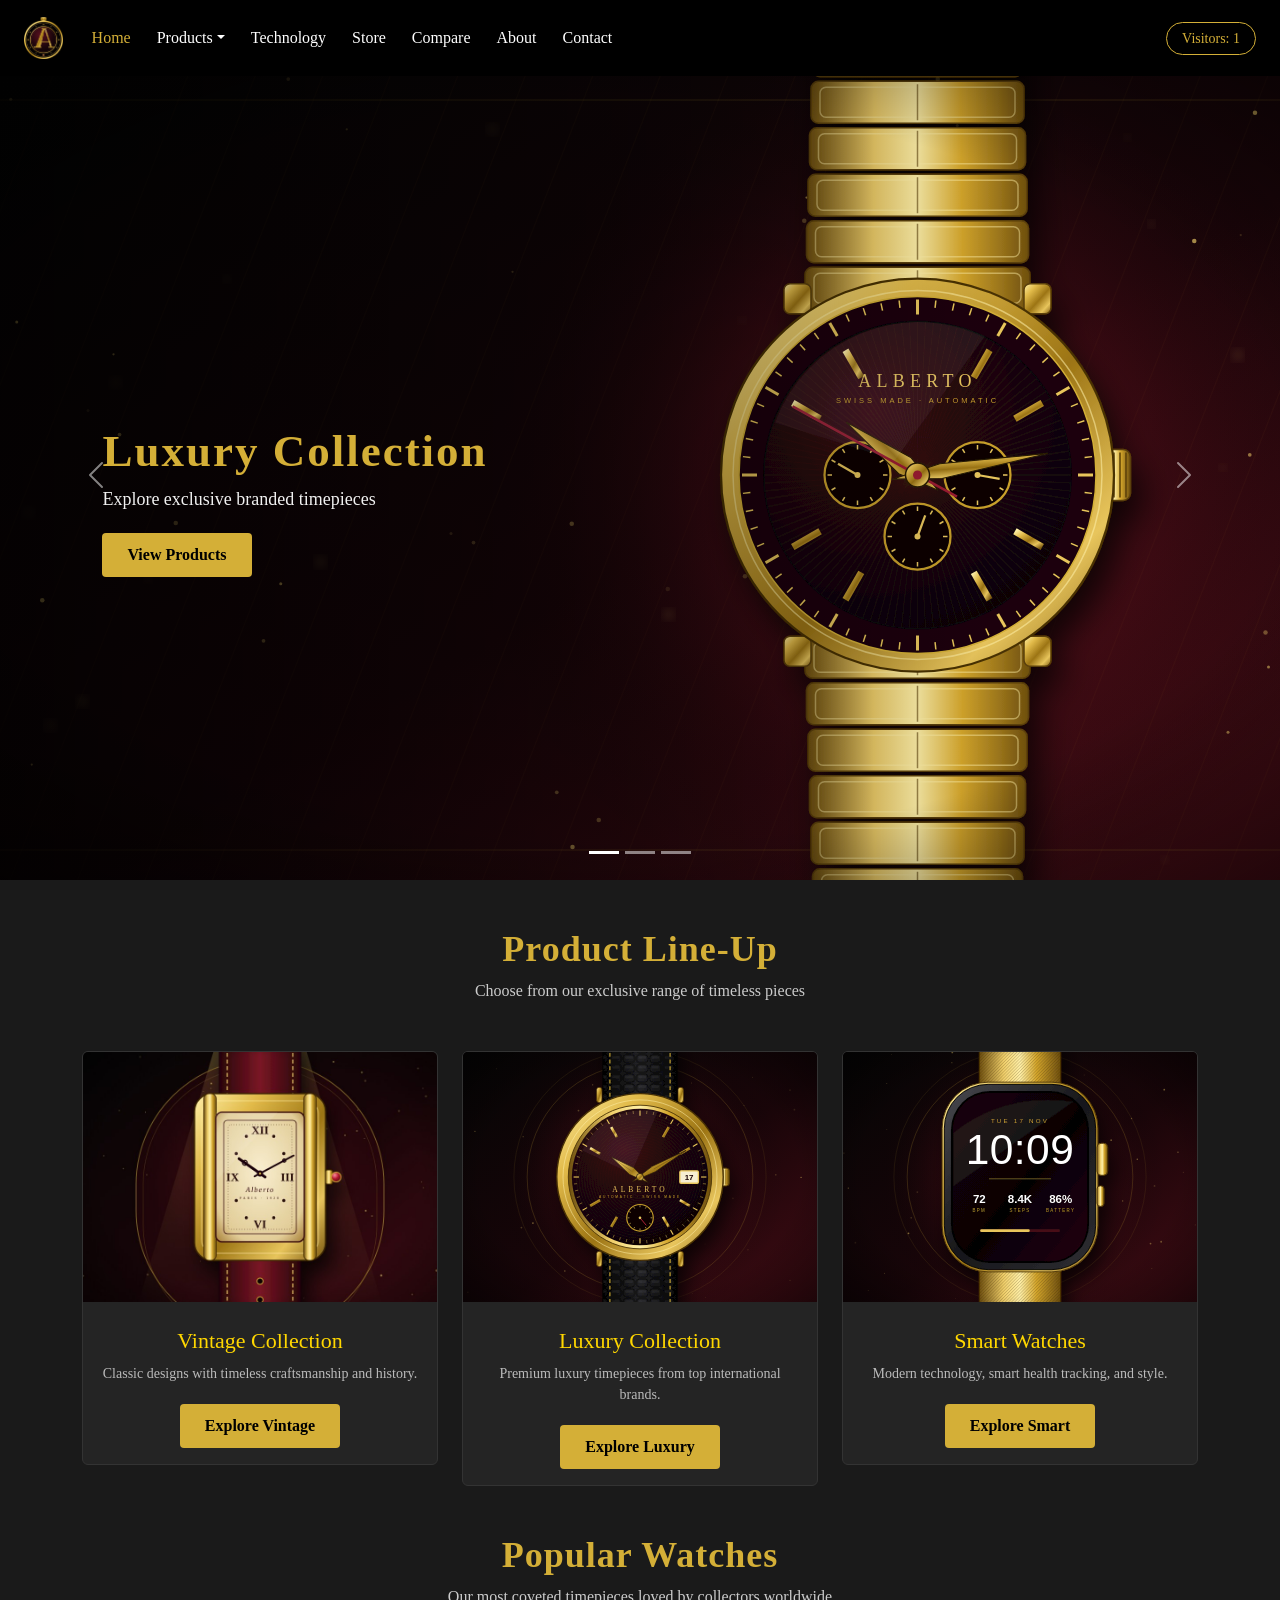
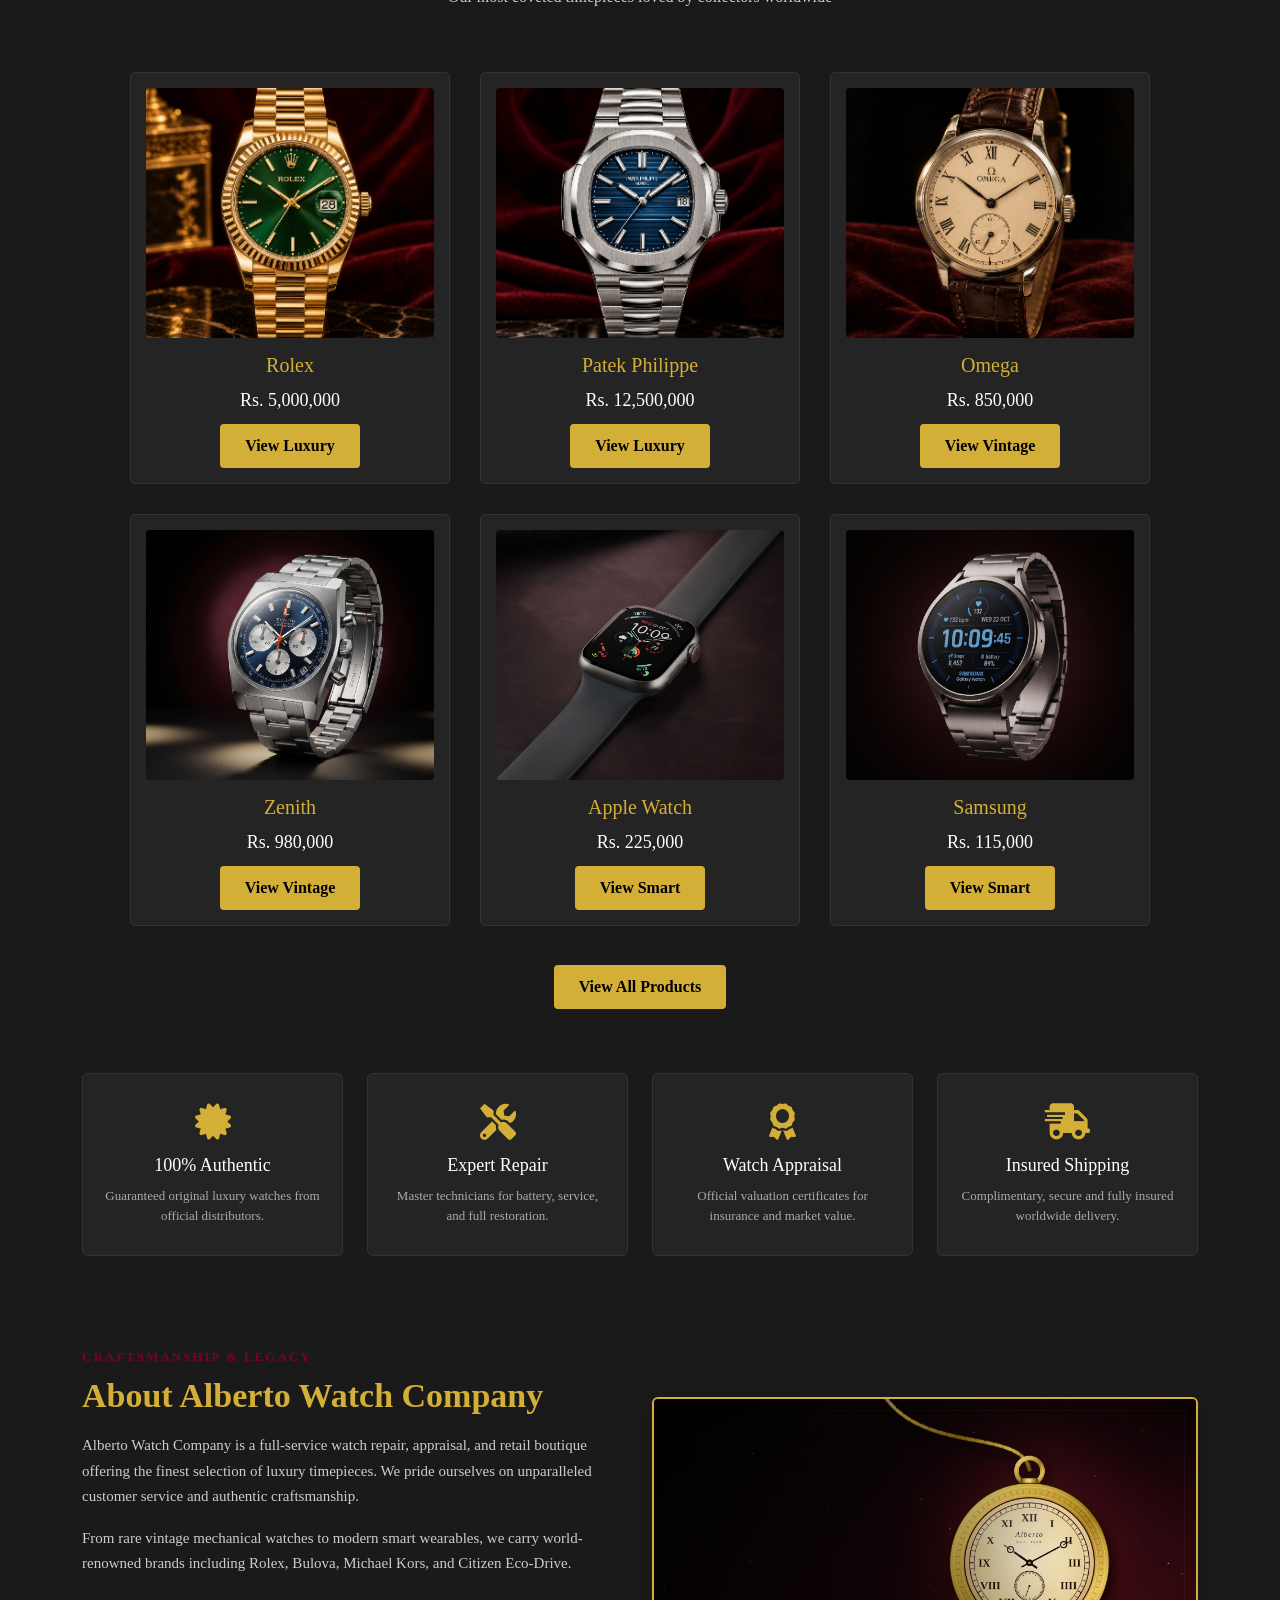
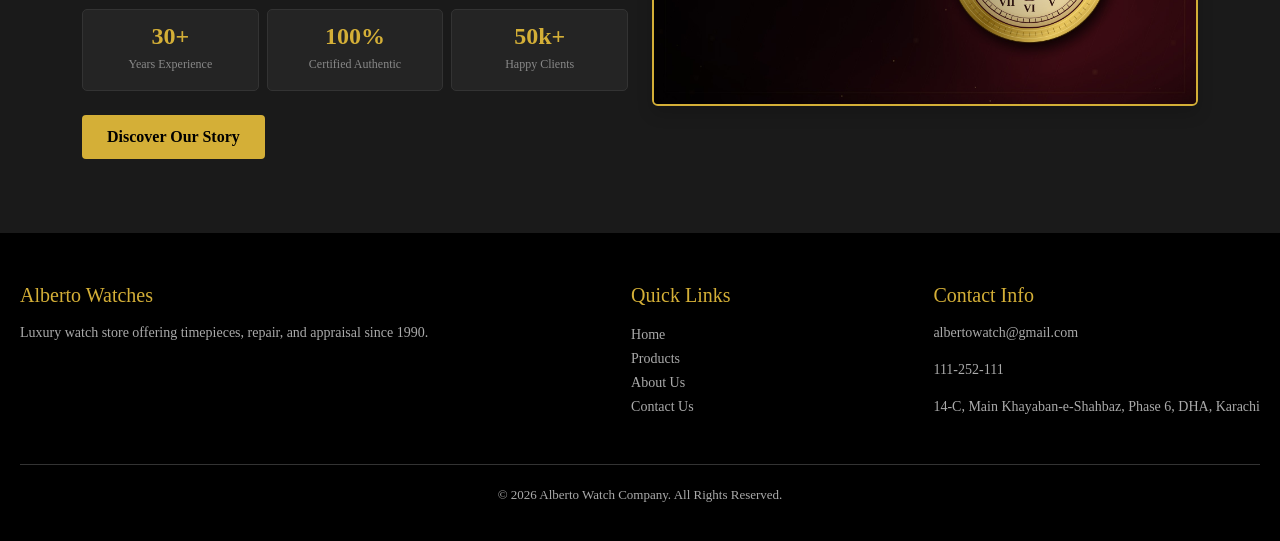
<file: Source Code/Assets/index.html>
﻿<!DOCTYPE html>
<html lang="en">
<head>
<meta charset="UTF-8">
<meta name="viewport" content="width=device-width, initial-scale=1.0">
<meta http-equiv="X-UA-Compatible" content="ie=edge">
<meta name="Description" content="Alberto Watch Company - Luxury Timepieces"/>
<link rel="stylesheet" href="https://cdnjs.cloudflare.com/ajax/libs/twitter-bootstrap/5.1.0/css/bootstrap.min.css">
<link rel="stylesheet" href="https://cdnjs.cloudflare.com/ajax/libs/font-awesome/5.15.4/css/all.min.css">
<title>Alberto Watches</title>
<link rel="stylesheet" href="../style.css">
</head>
<body>
        <nav class="navbar navbar-expand-lg navbar-dark fixed-top">
        <div class="container-fluid">
            <a class="navbar-brand" href="index.html"><img src="Images/logo.png" alt="Logo" class="logo"></a>
            <button class="navbar-toggler" type="button" data-bs-toggle="collapse" data-bs-target="#navbarNav">
                <span class="navbar-toggler-icon"></span>
            </button>
            <div class="collapse navbar-collapse" id="navbarNav">
                <ul class="navbar-nav me-auto">
                    <li class="nav-item">
                        <a class="nav-link active" href="index.html">Home</a>
                    </li>
                    <li class="nav-item dropdown">
                        <a class="nav-link dropdown-toggle" href="#" data-bs-toggle="dropdown">Products</a>
                        <ul class="dropdown-menu">
                            <li><a class="dropdown-item" href="product.html?category=vintage">Vintage</a></li>
                            <li><a class="dropdown-item" href="product.html?category=luxury">Luxury</a></li>
                            <li><a class="dropdown-item" href="product.html?category=smart">Smart Watches</a></li>
                        </ul>
                    </li>
                    <li class="nav-item">
                        <a class="nav-link" href="technology.html">Technology</a>
                    </li>
                    <li class="nav-item">
                        <a class="nav-link" href="store.html">Store</a>
                    </li>
                    <li class="nav-item">
                        <a class="nav-link" href="compare.html">Compare</a>
                    </li>
                    <li class="nav-item">
                        <a class="nav-link" href="about.html">About</a>
                    </li>
                    <li class="nav-item">
                        <a class="nav-link" href="contact.html">Contact</a>
                    </li>
                </ul>
                <div class="visitor-count">
                    <span>Visitors: </span><span id="visitorCount">0</span>
                </div>
            </div>
        </div>
    </nav>
    <div id="mainCarousel" class="carousel slide">
        <div class="carousel-indicators">
            <button type="button" data-bs-target="#mainCarousel" data-bs-slide-to="0" class="active"></button>
            <button type="button" data-bs-target="#mainCarousel" data-bs-slide-to="1"></button>
            <button type="button" data-bs-target="#mainCarousel" data-bs-slide-to="2"></button>
        </div>
        
        <div class="carousel-inner">
            <div class="carousel-item active">
                <img src="Images/slide2-luxury.svg" class="d-block w-100" alt="Luxury Watches">
                <div class="carousel-caption">
                    <h2>Luxury Collection</h2>
                    <p>Explore exclusive branded timepieces</p>
                    <a href="product.html" class="btn btn-gold">View Products</a>
                </div>
            </div>

            <div class="carousel-item">
                <img src="Images/slide1-vintage.svg" class="d-block w-100" alt="Vintage Watches">
                <div class="carousel-caption">
                    <h2>Classic Vintage</h2>
                    <p>Timeless beauty crafted with perfection</p>
                    <a href="contact.html" class="btn btn-gold">Contact Us</a>
                </div>
            </div>

            <div class="carousel-item">
                <img src="Images/slide3-smart.svg" class="d-block w-100" alt="Smart Watches">
                <div class="carousel-caption">
                    <h2>Modern Smart Watches</h2>
                    <p>Innovative technology on your wrist</p>
                    <a href="technology.html" class="btn btn-gold">Discover More</a>
                </div>
            </div>
        </div>

        <button class="carousel-control-prev" type="button" data-bs-target="#mainCarousel" data-bs-slide="prev">
            <span class="carousel-control-prev-icon"></span>
        </button>
        <button class="carousel-control-next" type="button" data-bs-target="#mainCarousel" data-bs-slide="next">
            <span class="carousel-control-next-icon"></span>
        </button>
    </div>

    <div class="container my-5">
        <div class="text-center mb-5">
            <h2 class="section-title">Product Line-Up</h2>
            <p class="section-subtitle">Choose from our exclusive range of timeless pieces</p>
        </div>

        <div class="row g-4">
            <div class="col-md-4">
                <div class="card product-card">
                    <img src="Images/Image-04.jpg" class="card-img-top" alt="Vintage Watches">
                    <div class="card-body text-center">
                        <h4 class="card-title">Vintage Collection</h4>
                        <p class="card-text">Classic designs with timeless craftsmanship and history.</p>
                        <a href="product.html?category=vintage" class="btn btn-gold">Explore Vintage</a>
                    </div>
                </div>
            </div>

            <div class="col-md-4">
                <div class="card product-card">
                    <img src="Images/Image-05.svg" class="card-img-top" alt="Luxury Watches">
                    <div class="card-body text-center">
                        <h4 class="card-title">Luxury Collection</h4>
                        <p class="card-text">Premium luxury timepieces from top international brands.</p>
                        <a href="product.html?category=luxury" class="btn btn-gold">Explore Luxury</a>
                    </div>
                </div>
            </div>

            <div class="col-md-4">
                <div class="card product-card">
                    <img src="Images/Image-06.svg" class="card-img-top" alt="Smart Watches">
                    <div class="card-body text-center">
                        <h4 class="card-title">Smart Watches</h4>
                        <p class="card-text">Modern technology, smart health tracking, and style.</p>
                        <a href="product.html?category=smart" class="btn btn-gold">Explore Smart</a>
                    </div>
                </div>
            </div>
        </div>
    </div>

    <div class="container my-5">
        <div class="text-center mb-5">
            <h2 class="section-title">Popular Watches</h2>
            <p class="section-subtitle">Our most coveted timepieces loved by collectors worldwide</p>
        </div>

        <div class="grid">
            <div class="box">
                <img src="Images/Luxury/Image_P01.png" alt="Rolex">
                <h3>Rolex</h3>
                <p class="price">Rs. 5,000,000</p>
                <a href="product.html?category=luxury" class="btn btn-gold">View Luxury</a>
            </div>

            <div class="box">
                <img src="Images/Luxury/Image_P02.png" alt="Patek Philippe">
                <h3>Patek Philippe</h3>
                <p class="price">Rs. 12,500,000</p>
                <a href="product.html?category=luxury" class="btn btn-gold">View Luxury</a>
            </div>

            <div class="box">
                <img src="Images/Vintage/Image-P-05.png" alt="Omega">
                <h3>Omega</h3>
                <p class="price">Rs. 850,000</p>
                <a href="product.html?category=vintage" class="btn btn-gold">View Vintage</a>
            </div>

            <div class="box">
                <img src="Images/Vintage/Image-P-09.jfif" alt="Zenith">
                <h3>Zenith</h3>
                <p class="price">Rs. 980,000</p>
                <a href="product.html?category=vintage" class="btn btn-gold">View Vintage</a>
            </div>

            <div class="box">
                <img src="Images/Smart/Image_p_01.jfif" alt="Apple Watch">
                <h3>Apple Watch</h3>
                <p class="price">Rs. 225,000</p>
                <a href="product.html?category=smart" class="btn btn-gold">View Smart</a>
            </div>

            <div class="box">
                <img src="Images/Smart/Image_p_03.jfif" alt="Samsung">
                <h3>Samsung</h3>
                <p class="price">Rs. 115,000</p>
                <a href="product.html?category=smart" class="btn btn-gold">View Smart</a>
            </div>
        </div>

        <div class="text-center mt-4">
            <a href="product.html" class="btn btn-gold">View All Products</a>
        </div>
    </div>

    <div class="container my-5 py-3">
        <div class="row g-4 text-center">
            <div class="col-md-3 col-sm-6">
                <div class="service-box">
                    <i class="fas fa-certificate service-icon"></i>
                    <h5 class="service-title">100% Authentic</h5>
                    <p class="service-text">Guaranteed original luxury watches from official distributors.</p>
                </div>
            </div>
            <div class="col-md-3 col-sm-6">
                <div class="service-box">
                    <i class="fas fa-tools service-icon"></i>
                    <h5 class="service-title">Expert Repair</h5>
                    <p class="service-text">Master technicians for battery, service, and full restoration.</p>
                </div>
            </div>
            <div class="col-md-3 col-sm-6">
                <div class="service-box">
                    <i class="fas fa-award service-icon"></i>
                    <h5 class="service-title">Watch Appraisal</h5>
                    <p class="service-text">Official valuation certificates for insurance and market value.</p>
                </div>
            </div>
            <div class="col-md-3 col-sm-6">
                <div class="service-box">
                    <i class="fas fa-shipping-fast service-icon"></i>
                    <h5 class="service-title">Insured Shipping</h5>
                    <p class="service-text">Complimentary, secure and fully insured worldwide delivery.</p>
                </div>
            </div>
        </div>
    </div>
        <div class="container my-5 py-4">
        <div class="row align-items-center">
            <div class="col-md-6 mb-4 mb-md-0">
                <span class="about-tag">CRAFTSMANSHIP & LEGACY</span>
                <h2 class="about-heading mt-2">About Alberto Watch Company</h2>
                <p class="about-desc mt-3">
                    Alberto Watch Company is a full-service watch repair, appraisal, and retail boutique offering the finest selection of luxury timepieces. We pride ourselves on unparalleled customer service and authentic craftsmanship.
                </p>
                <p class="about-desc">
                    From rare vintage mechanical watches to modern smart wearables, we carry world-renowned brands including Rolex, Bulova, Michael Kors, and Citizen Eco-Drive.
                </p>
                <div class="row text-center my-4 g-2">
                    <div class="col-4">
                        <div class="stat-box">
                            <h3>30+</h3>
                            <p>Years Experience</p>
                        </div>
                    </div>
                    <div class="col-4">
                        <div class="stat-box">
                            <h3>100%</h3>
                            <p>Certified Authentic</p>
                        </div>
                    </div>
                    <div class="col-4">
                        <div class="stat-box">
                            <h3>50k+</h3>
                            <p>Happy Clients</p>
                        </div>
                    </div>
                </div>
                <a href="about.html" class="btn btn-gold">Discover Our Story</a>
            </div>
            <div class="col-md-6 text-center">
                <div class="about-img-box">
                    <img src="Images/Image-01.jpg" class="img-fluid rounded shadow" alt="Alberto Watch Craftsmanship">
                </div>
            </div>
        </div>
    </div>
    <footer class="foot">
        <div class="fwrap">
            <div class="fbox">
                <h5>Alberto Watches</h5>
                <p>Luxury watch store offering timepieces, repair, and appraisal since 1990.</p>
            </div>
            <div class="fbox">
                <h5>Quick Links</h5>
                <ul>
                    <li><a href="index.html">Home</a></li>
                    <li><a href="product.html">Products</a></li>
                    <li><a href="about.html">About Us</a></li>
                    <li><a href="contact.html">Contact Us</a></li>
                </ul>
            </div>
            <div class="fbox">
                <h5>Contact Info</h5>
                <p>albertowatch@gmail.com</p>
                <p>111-252-111</p>
                <p>14-C, Main Khayaban-e-Shahbaz, Phase 6, DHA, Karachi</p>
            </div>
        </div>
        <p class="fcopy">&copy; 2026 Alberto Watch Company. All Rights Reserved.</p>
    </footer>
<script src="../script.js"></script>
<script src="https://cdnjs.cloudflare.com/ajax/libs/popper.js/2.9.2/umd/popper.min.js"></script>
<script src="https://cdnjs.cloudflare.com/ajax/libs/twitter-bootstrap/5.1.0/js/bootstrap.min.js"></script>
</body>
</html>
</file>
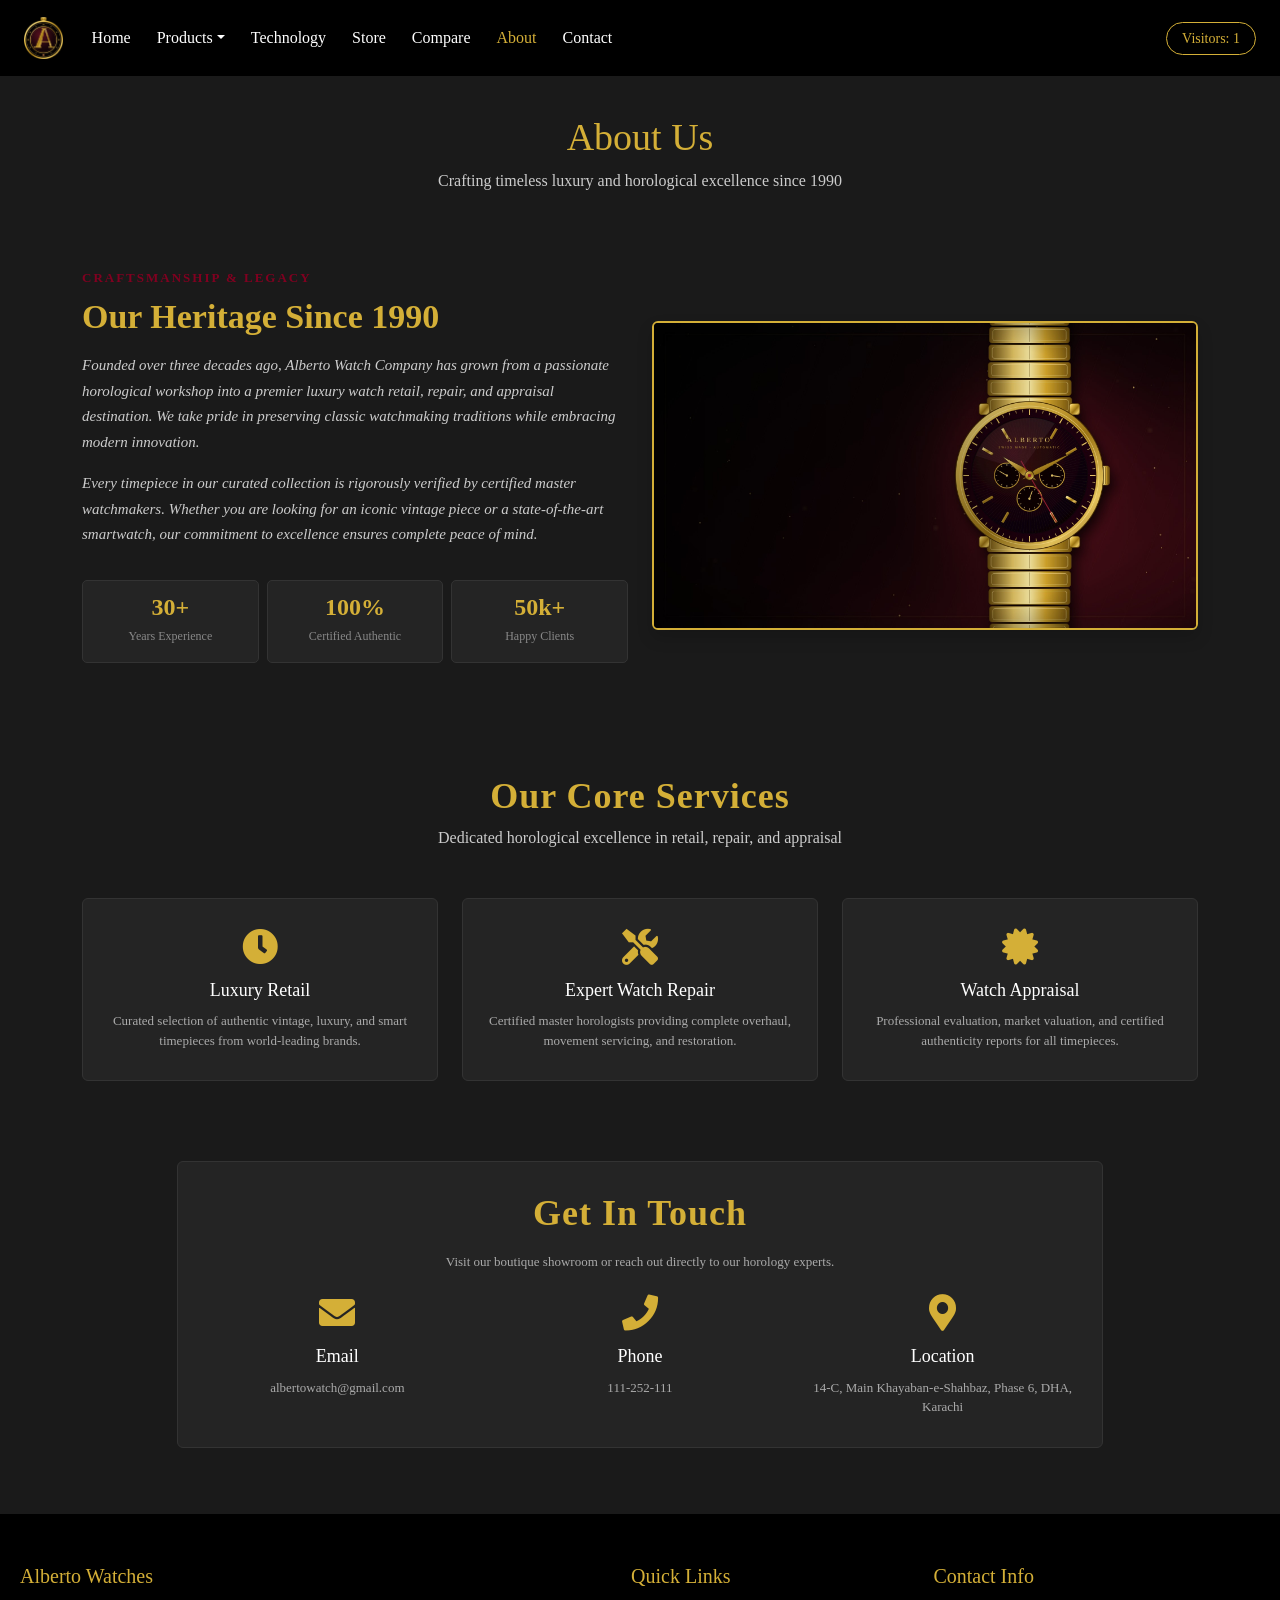
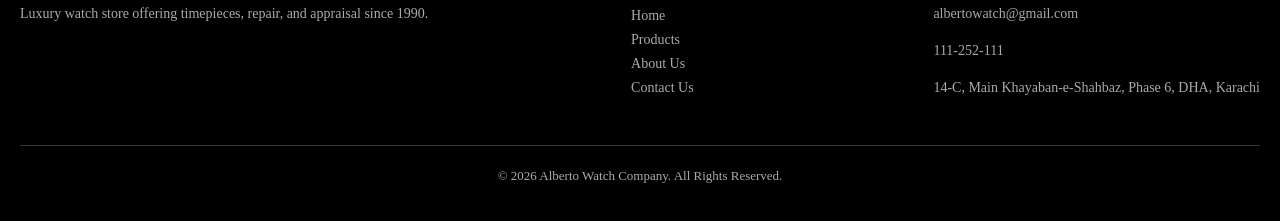
<file: Source Code/Assets/about.html>
﻿<!DOCTYPE html>
<html lang="en">
<head>
<meta charset="UTF-8">
<meta name="viewport" content="width=device-width, initial-scale=1.0">
<meta http-equiv="X-UA-Compatible" content="ie=edge">
<meta name="Description" content="Alberto Watch Company - Luxury Timepieces"/>
<link rel="stylesheet" href="https://cdnjs.cloudflare.com/ajax/libs/twitter-bootstrap/5.1.0/css/bootstrap.min.css">
<link rel="stylesheet" href="https://cdnjs.cloudflare.com/ajax/libs/font-awesome/5.15.4/css/all.min.css">
<title>About Us</title>
<link rel="stylesheet" href="../style.css">
</head>
<body>
            <nav class="navbar navbar-expand-lg navbar-dark fixed-top">
        <div class="container-fluid">
            <a class="navbar-brand" href="index.html"><img src="Images/logo.png" alt="Logo" class="logo"></a>
            <button class="navbar-toggler" type="button" data-bs-toggle="collapse" data-bs-target="#navbarNav">
                <span class="navbar-toggler-icon"></span>
            </button>
            <div class="collapse navbar-collapse" id="navbarNav">
                <ul class="navbar-nav me-auto">
                    <li class="nav-item">
                        <a class="nav-link" href="index.html">Home</a>
                    </li>
                    <li class="nav-item dropdown">
                        <a class="nav-link dropdown-toggle" href="#" data-bs-toggle="dropdown">Products</a>
                        <ul class="dropdown-menu">
                            <li><a class="dropdown-item" href="product.html?category=vintage">Vintage</a></li>
                            <li><a class="dropdown-item" href="product.html?category=luxury">Luxury</a></li>
                            <li><a class="dropdown-item" href="product.html?category=smart">Smart Watches</a></li>
                        </ul>
                    </li>
                    <li class="nav-item">
                        <a class="nav-link" href="technology.html">Technology</a>
                    </li>
                    <li class="nav-item">
                        <a class="nav-link" href="store.html">Store</a>
                    </li>
                    <li class="nav-item">
                        <a class="nav-link" href="compare.html">Compare</a>
                    </li>
                    <li class="nav-item">
                        <a class="nav-link active" href="about.html">About</a>
                    </li>
                    <li class="nav-item">
                        <a class="nav-link" href="contact.html">Contact</a>
                    </li>
                </ul>
                <div class="visitor-count">
                    <span>Visitors: </span><span id="visitorCount">0</span>
                </div>
            </div>
        </div>
    </nav>

    <div class="head">
        <h1>About Us</h1>
        <p>Crafting timeless luxury and horological excellence since 1990</p>
    </div>

    <div class="container my-5 py-4">
        <div class="row align-items-center">
            <div class="col-md-6 mb-4 mb-md-0">
                <span class="about-tag">CRAFTSMANSHIP & LEGACY</span>
                <h2 class="about-heading mt-2">Our Heritage Since 1990</h2>
                <p class="about-desc mt-3">
                   <i>Founded over three decades ago, Alberto Watch Company has grown from a passionate horological workshop into a premier luxury watch retail, repair, and appraisal destination. We take pride in preserving classic watchmaking traditions while embracing modern innovation.</i>
                </p>
                <p class="about-desc">
                   <i>Every timepiece in our curated collection is rigorously verified by certified master watchmakers. Whether you are looking for an iconic vintage piece or a state-of-the-art smartwatch, our commitment to excellence ensures complete peace of mind.</i>
                </p>
                <div class="row text-center my-4 g-2">
                    <div class="col-4">
                        <div class="stat-box">
                            <h3>30+</h3>
                            <p>Years Experience</p>
                        </div>
                    </div>
                    <div class="col-4">
                        <div class="stat-box">
                            <h3>100%</h3>
                            <p>Certified Authentic</p>
                        </div>
                    </div>
                    <div class="col-4">
                        <div class="stat-box">
                            <h3>50k+</h3>
                            <p>Happy Clients</p>
                        </div>
                    </div>
                </div>
            </div>
            <div class="col-md-6 text-center">
                <div class="about-img-box">
                    <img src="Images/Image-02.jpg" alt="Alberto Watch Craftsmanship" class="img-fluid rounded shadow">
                </div>
            </div>
        </div>
    </div>

    <div class="container my-5 py-3">
        <div class="text-center mb-5">
            <h2 class="section-title">Our Core Services</h2>
            <p class="section-subtitle">Dedicated horological excellence in retail, repair, and appraisal</p>
        </div>

        <div class="row g-4 text-center">
            <div class="col-md-4">
                <div class="service-box">
                    <i class="fas fa-clock service-icon"></i>
                    <h5 class="service-title">Luxury Retail</h5>
                    <p class="service-text">Curated selection of authentic vintage, luxury, and smart timepieces from world-leading brands.</p>
                </div>
            </div>

            <div class="col-md-4">
                <div class="service-box">
                    <i class="fas fa-tools service-icon"></i>
                    <h5 class="service-title">Expert Watch Repair</h5>
                    <p class="service-text">Certified master horologists providing complete overhaul, movement servicing, and restoration.</p>
                </div>
            </div>

            <div class="col-md-4">
                <div class="service-box">
                    <i class="fas fa-certificate service-icon"></i>
                    <h5 class="service-title">Watch Appraisal</h5>
                    <p class="service-text">Professional evaluation, market valuation, and certified authenticity reports for all timepieces.</p>
                </div>
            </div>
        </div>
    </div>
</div>

    <div class="container my-5 py-3">
        <div class="row justify-content-center text-center">
            <div class="col-md-10">
                <div class="service-box">
                    <h3 class="section-title mb-3">Get In Touch</h3>
                    <p class="service-text mb-4">Visit our boutique showroom or reach out directly to our horology experts.</p>
                    <div class="row g-4">
                        <div class="col-md-4">
                            <i class="fas fa-envelope service-icon"></i>
                            <h5 class="service-title">Email</h5>
                            <p class="service-text">albertowatch@gmail.com</p>
                        </div>
                        <div class="col-md-4">
                            <i class="fas fa-phone service-icon"></i>
                            <h5 class="service-title">Phone</h5>
                            <p class="service-text">111-252-111</p>
                        </div>
                        <div class="col-md-4">
                            <i class="fas fa-map-marker-alt service-icon"></i>
                            <h5 class="service-title">Location</h5>
                            <p class="service-text">14-C, Main Khayaban-e-Shahbaz, Phase 6, DHA, Karachi</p>
                        </div>
                    </div>
                </div>
            </div>
        </div>
    </div>

    <footer class="foot">
        <div class="fwrap">
            <div class="fbox">
                <h5>Alberto Watches</h5>
                <p>Luxury watch store offering timepieces, repair, and appraisal since 1990.</p>
            </div>
            <div class="fbox">
                <h5>Quick Links</h5>
                <ul>
                    <li><a href="index.html">Home</a></li>
                    <li><a href="product.html">Products</a></li>
                    <li><a href="about.html">About Us</a></li>
                    <li><a href="contact.html">Contact Us</a></li>
                </ul>
            </div>
            <div class="fbox">
                <h5>Contact Info</h5>
                <p>albertowatch@gmail.com</p>
                <p>111-252-111</p>
                <p>14-C, Main Khayaban-e-Shahbaz, Phase 6, DHA, Karachi</p>
            </div>
        </div>
        <p class="fcopy">&copy; 2026 Alberto Watch Company. All Rights Reserved.</p>
    </footer>

<script src="../script.js"></script>
<script src="https://cdnjs.cloudflare.com/ajax/libs/popper.js/2.9.2/umd/popper.min.js"></script>
<script src="https://cdnjs.cloudflare.com/ajax/libs/twitter-bootstrap/5.1.0/js/bootstrap.min.js"></script>
</body>
</html>
</file>
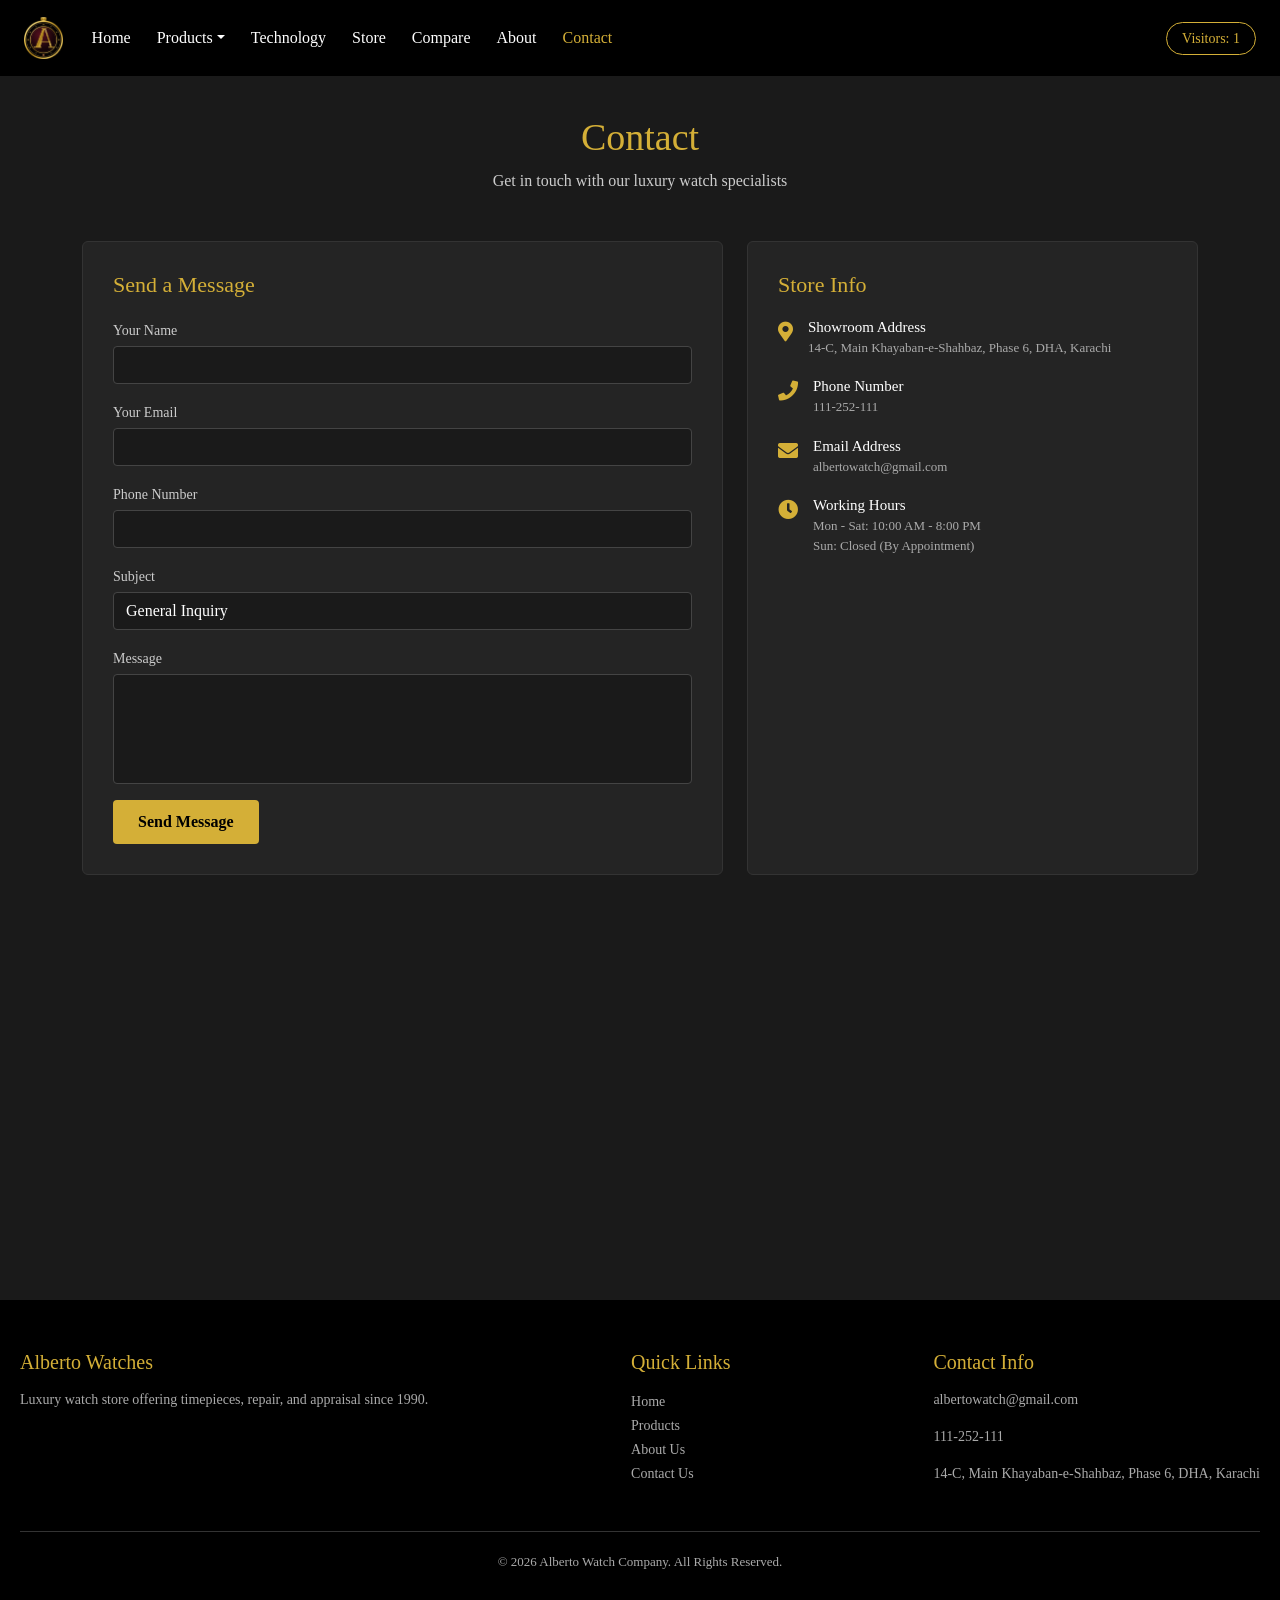
<file: Source Code/Assets/contact.html>
﻿<!DOCTYPE html>
<html lang="en">
<head>
<meta charset="UTF-8">
<meta name="viewport" content="width=device-width, initial-scale=1.0">
<meta http-equiv="X-UA-Compatible" content="ie=edge">
<meta name="Description" content="Alberto Watch Company - Contact Us"/>
<link rel="stylesheet" href="https://cdnjs.cloudflare.com/ajax/libs/twitter-bootstrap/5.1.0/css/bootstrap.min.css">
<link rel="stylesheet" href="https://cdnjs.cloudflare.com/ajax/libs/font-awesome/5.15.4/css/all.min.css">
<title>Contact</title>
<link rel="stylesheet" href="../style.css">
</head>
<body>
    <nav class="navbar navbar-expand-lg navbar-dark fixed-top">
        <div class="container-fluid">
            <a class="navbar-brand" href="index.html"><img src="Images/logo.png" alt="Logo" class="logo"></a>
            <button class="navbar-toggler" type="button" data-bs-toggle="collapse" data-bs-target="#navbarNav">
                <span class="navbar-toggler-icon"></span>
            </button>
            <div class="collapse navbar-collapse" id="navbarNav">
                <ul class="navbar-nav me-auto">
                    <li class="nav-item">
                        <a class="nav-link" href="index.html">Home</a>
                    </li>
                    <li class="nav-item dropdown">
                        <a class="nav-link dropdown-toggle" href="#" data-bs-toggle="dropdown">Products</a>
                        <ul class="dropdown-menu">
                            <li><a class="dropdown-item" href="product.html?category=vintage">Vintage</a></li>
                            <li><a class="dropdown-item" href="product.html?category=luxury">Luxury</a></li>
                            <li><a class="dropdown-item" href="product.html?category=smart">Smart Watches</a></li>
                        </ul>
                    </li>
                    <li class="nav-item">
                        <a class="nav-link" href="technology.html">Technology</a>
                    </li>
                    <li class="nav-item">
                        <a class="nav-link" href="store.html">Store</a>
                    </li>
                    <li class="nav-item">
                        <a class="nav-link" href="compare.html">Compare</a>
                    </li>
                    <li class="nav-item">
                        <a class="nav-link" href="about.html">About</a>
                    </li>
                    <li class="nav-item">
                        <a class="nav-link active" href="contact.html">Contact</a>
                    </li>
                </ul>
                <div class="visitor-count">
                    <span>Visitors: </span><span id="visitorCount">0</span>
                </div>
            </div>
        </div>
    </nav>

    <div class="head">
        <h1>Contact</h1>
        <p>Get in touch with our luxury watch specialists</p>
    </div>

    <div class="container my-5">
        <div class="row g-4">
            <div class="col-md-7">
                <div class="cbox h-100">
                    <h3>Send a Message</h3>
                    <form onsubmit="sendMsg(event)">
                        <div class="mb-3">
                            <label>Your Name</label>
                            <input type="text" class="form-control cinp" oninput="this.value = this.value.replace(/[^a-zA-Z\s]/g, '')" pattern="[a-zA-Z\s]+" required>
                        </div>
                        <div class="mb-3">
                            <label>Your Email</label>
                            <input type="email" class="form-control cinp" required>
                        </div>
                        <div class="mb-3">
                            <label>Phone Number</label>
                            <input type="number" class="form-control cinp">
                        </div>
                        <div class="mb-3">
                            <label>Subject</label>
                            <select class="form-control cinp">
                                <option>General Inquiry</option>
                                <option>Watch Repair Request</option>
                                <option>Watch Appraisal Service</option>
                                <option>Purchase Inquiry</option>
                            </select>
                        </div>
                        <div class="mb-3">
                            <label>Message</label>
                            <textarea class="form-control cinp" rows="4" required></textarea>
                        </div>
                        <button type="submit" class="btn btn-gold">Send Message</button>
                    </form>
                </div>
            </div>

            <div class="col-md-5">
                <div class="cbox h-100">
                    <h3>Store Info</h3>

                    <div class="citem">
                        <i class="fas fa-map-marker-alt"></i>
                        <div>
                            <h5>Showroom Address</h5>
                            <p>14-C, Main Khayaban-e-Shahbaz, Phase 6, DHA, Karachi</p>
                        </div>
                    </div>

                    <div class="citem">
                        <i class="fas fa-phone"></i>
                        <div>
                            <h5>Phone Number</h5>
                            <p>111-252-111</p>
                        </div>
                    </div>

                    <div class="citem">
                        <i class="fas fa-envelope"></i>
                        <div>
                            <h5>Email Address</h5>
                            <p>albertowatch@gmail.com</p>
                        </div>
                    </div>

                    <div class="citem">
                        <i class="fas fa-clock"></i>
                        <div>
                            <h5>Working Hours</h5>
                            <p>Mon - Sat: 10:00 AM - 8:00 PM<br>Sun: Closed (By Appointment)</p>
                        </div>
                    </div>
                </div>
            </div>
        </div>

        <div class="cmap mt-5">
            <iframe src="https://maps.google.com/maps?q=Khayaban-e-Shahbaz,%20DHA%20Phase%206,%20Karachi&t=&z=15&ie=UTF8&iwloc=&output=embed" width="100%" height="320" style="border:0;" allowfullscreen="" loading="lazy"></iframe>
        </div>
    </div>

    <footer class="foot">
        <div class="fwrap">
            <div class="fbox">
                <h5>Alberto Watches</h5>
                <p>Luxury watch store offering timepieces, repair, and appraisal since 1990.</p>
            </div>
            <div class="fbox">
                <h5>Quick Links</h5>
                <ul>
                    <li><a href="index.html">Home</a></li>
                    <li><a href="product.html">Products</a></li>
                    <li><a href="about.html">About Us</a></li>
                    <li><a href="contact.html">Contact Us</a></li>
                </ul>
            </div>
            <div class="fbox">
                <h5>Contact Info</h5>
                <p>albertowatch@gmail.com</p>
                <p>111-252-111</p>
                <p>14-C, Main Khayaban-e-Shahbaz, Phase 6, DHA, Karachi</p>
            </div>
        </div>
        <p class="fcopy">&copy; 2026 Alberto Watch Company. All Rights Reserved.</p>
    </footer>

<script src="../script.js"></script>
<script src="https://cdnjs.cloudflare.com/ajax/libs/popper.js/2.9.2/umd/popper.min.js"></script>
<script src="https://cdnjs.cloudflare.com/ajax/libs/twitter-bootstrap/5.1.0/js/bootstrap.min.js"></script>
</body>
</html>
</file>
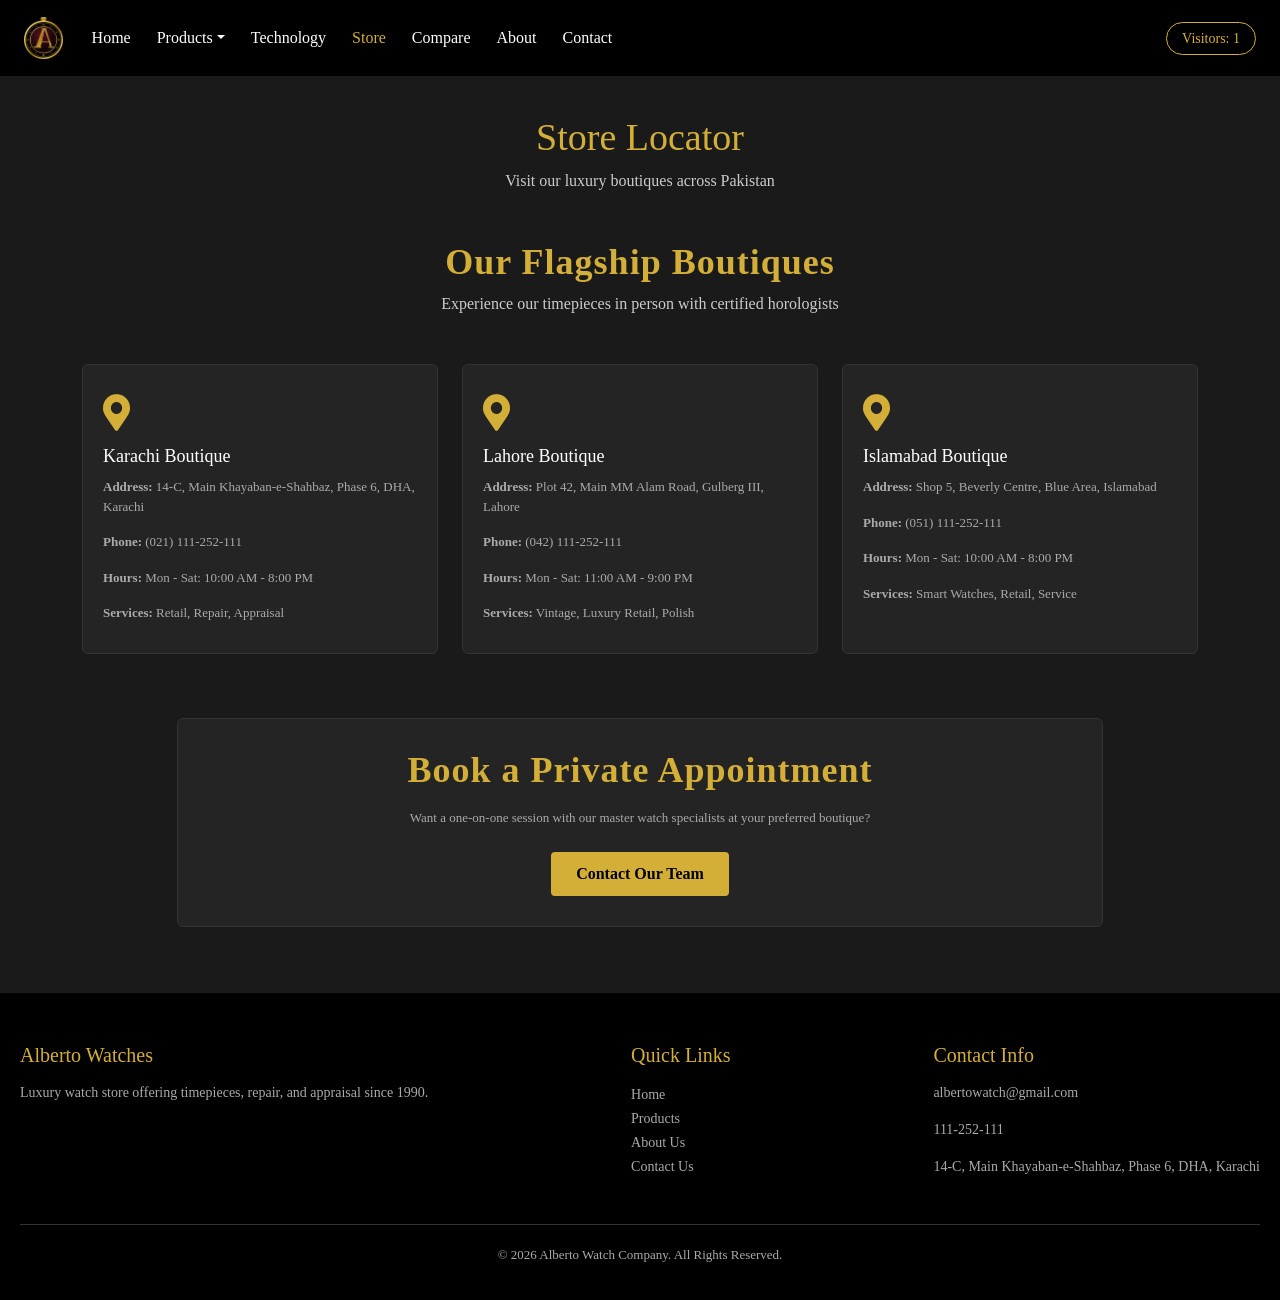
<file: Source Code/Assets/store.html>
<!DOCTYPE html>
<html lang="en">
<head>
<meta charset="UTF-8">
<meta name="viewport" content="width=device-width, initial-scale=1.0">
<meta http-equiv="X-UA-Compatible" content="ie=edge">
<meta name="Description" content="Alberto Watch Company - Store Locator"/>
<link rel="stylesheet" href="https://cdnjs.cloudflare.com/ajax/libs/twitter-bootstrap/5.1.0/css/bootstrap.min.css">
<link rel="stylesheet" href="https://cdnjs.cloudflare.com/ajax/libs/font-awesome/5.15.4/css/all.min.css">
<title>Store Locator</title>
<link rel="stylesheet" href="../style.css">
</head>
<body>
    <nav class="navbar navbar-expand-lg navbar-dark fixed-top">
        <div class="container-fluid">
            <a class="navbar-brand" href="index.html"><img src="Images/logo.png" alt="Logo" class="logo"></a>
            <button class="navbar-toggler" type="button" data-bs-toggle="collapse" data-bs-target="#navbarNav">
                <span class="navbar-toggler-icon"></span>
            </button>
            <div class="collapse navbar-collapse" id="navbarNav">
                <ul class="navbar-nav me-auto">
                    <li class="nav-item">
                        <a class="nav-link" href="index.html">Home</a>
                    </li>
                    <li class="nav-item dropdown">
                        <a class="nav-link dropdown-toggle" href="#" data-bs-toggle="dropdown">Products</a>
                        <ul class="dropdown-menu">
                            <li><a class="dropdown-item" href="product.html?category=vintage">Vintage</a></li>
                            <li><a class="dropdown-item" href="product.html?category=luxury">Luxury</a></li>
                            <li><a class="dropdown-item" href="product.html?category=smart">Smart Watches</a></li>
                        </ul>
                    </li>
                    <li class="nav-item">
                        <a class="nav-link" href="technology.html">Technology</a>
                    </li>
                    <li class="nav-item">
                        <a class="nav-link active" href="store.html">Store</a>
                    </li>
                    <li class="nav-item">
                        <a class="nav-link" href="compare.html">Compare</a>
                    </li>
                    <li class="nav-item">
                        <a class="nav-link" href="about.html">About</a>
                    </li>
                    <li class="nav-item">
                        <a class="nav-link" href="contact.html">Contact</a>
                    </li>
                </ul>
                <div class="visitor-count">
                    <span>Visitors: </span><span id="visitorCount">0</span>
                </div>
            </div>
        </div>
    </nav>

    <div class="head">
        <h1>Store Locator</h1>
        <p>Visit our luxury boutiques across Pakistan</p>
    </div>

    <div class="container my-5">
        <div class="text-center mb-5">
            <h2 class="section-title">Our Flagship Boutiques</h2>
            <p class="section-subtitle">Experience our timepieces in person with certified horologists</p>
        </div>

        <div class="row g-4">
            <div class="col-md-4">
                <div class="service-box h-100">
                    <i class="fas fa-map-marker-alt service-icon"></i>
                    <h4 class="service-title">Karachi Boutique</h4>
                    <p class="service-text mb-3"><strong>Address:</strong> 14-C, Main Khayaban-e-Shahbaz, Phase 6, DHA, Karachi</p>
                    <p class="service-text mb-3"><strong>Phone:</strong> (021) 111-252-111</p>
                    <p class="service-text mb-3"><strong>Hours:</strong> Mon - Sat: 10:00 AM - 8:00 PM</p>
                    <p class="service-text"><strong>Services:</strong> Retail, Repair, Appraisal</p>
                </div>
            </div>

            <div class="col-md-4">
                <div class="service-box h-100">
                    <i class="fas fa-map-marker-alt service-icon"></i>
                    <h4 class="service-title">Lahore Boutique</h4>
                    <p class="service-text mb-3"><strong>Address:</strong> Plot 42, Main MM Alam Road, Gulberg III, Lahore</p>
                    <p class="service-text mb-3"><strong>Phone:</strong> (042) 111-252-111</p>
                    <p class="service-text mb-3"><strong>Hours:</strong> Mon - Sat: 11:00 AM - 9:00 PM</p>
                    <p class="service-text"><strong>Services:</strong> Vintage, Luxury Retail, Polish</p>
                </div>
            </div>

            <div class="col-md-4">
                <div class="service-box h-100">
                    <i class="fas fa-map-marker-alt service-icon"></i>
                    <h4 class="service-title">Islamabad Boutique</h4>
                    <p class="service-text mb-3"><strong>Address:</strong> Shop 5, Beverly Centre, Blue Area, Islamabad</p>
                    <p class="service-text mb-3"><strong>Phone:</strong> (051) 111-252-111</p>
                    <p class="service-text mb-3"><strong>Hours:</strong> Mon - Sat: 10:00 AM - 8:00 PM</p>
                    <p class="service-text"><strong>Services:</strong> Smart Watches, Retail, Service</p>
                </div>
            </div>
        </div>
    </div>

    <div class="container my-5 py-3">
        <div class="row justify-content-center text-center">
            <div class="col-md-10">
                <div class="service-box">
                    <h3 class="section-title mb-3">Book a Private Appointment</h3>
                    <p class="service-text mb-4">Want a one-on-one session with our master watch specialists at your preferred boutique?</p>
                    <a href="contact.html" class="btn btn-gold">Contact Our Team</a>
                </div>
            </div>
        </div>
    </div>

    <footer class="foot">
        <div class="fwrap">
            <div class="fbox">
                <h5>Alberto Watches</h5>
                <p>Luxury watch store offering timepieces, repair, and appraisal since 1990.</p>
            </div>
            <div class="fbox">
                <h5>Quick Links</h5>
                <ul>
                    <li><a href="index.html">Home</a></li>
                    <li><a href="product.html">Products</a></li>
                    <li><a href="about.html">About Us</a></li>
                    <li><a href="contact.html">Contact Us</a></li>
                </ul>
            </div>
            <div class="fbox">
                <h5>Contact Info</h5>
                <p>albertowatch@gmail.com</p>
                <p>111-252-111</p>
                <p>14-C, Main Khayaban-e-Shahbaz, Phase 6, DHA, Karachi</p>
            </div>
        </div>
        <p class="fcopy">&copy; 2026 Alberto Watch Company. All Rights Reserved.</p>
    </footer>

<script src="../script.js"></script>
<script src="https://cdnjs.cloudflare.com/ajax/libs/popper.js/2.9.2/umd/popper.min.js"></script>
<script src="https://cdnjs.cloudflare.com/ajax/libs/twitter-bootstrap/5.1.0/js/bootstrap.min.js"></script>
</body>
</html>
</file>
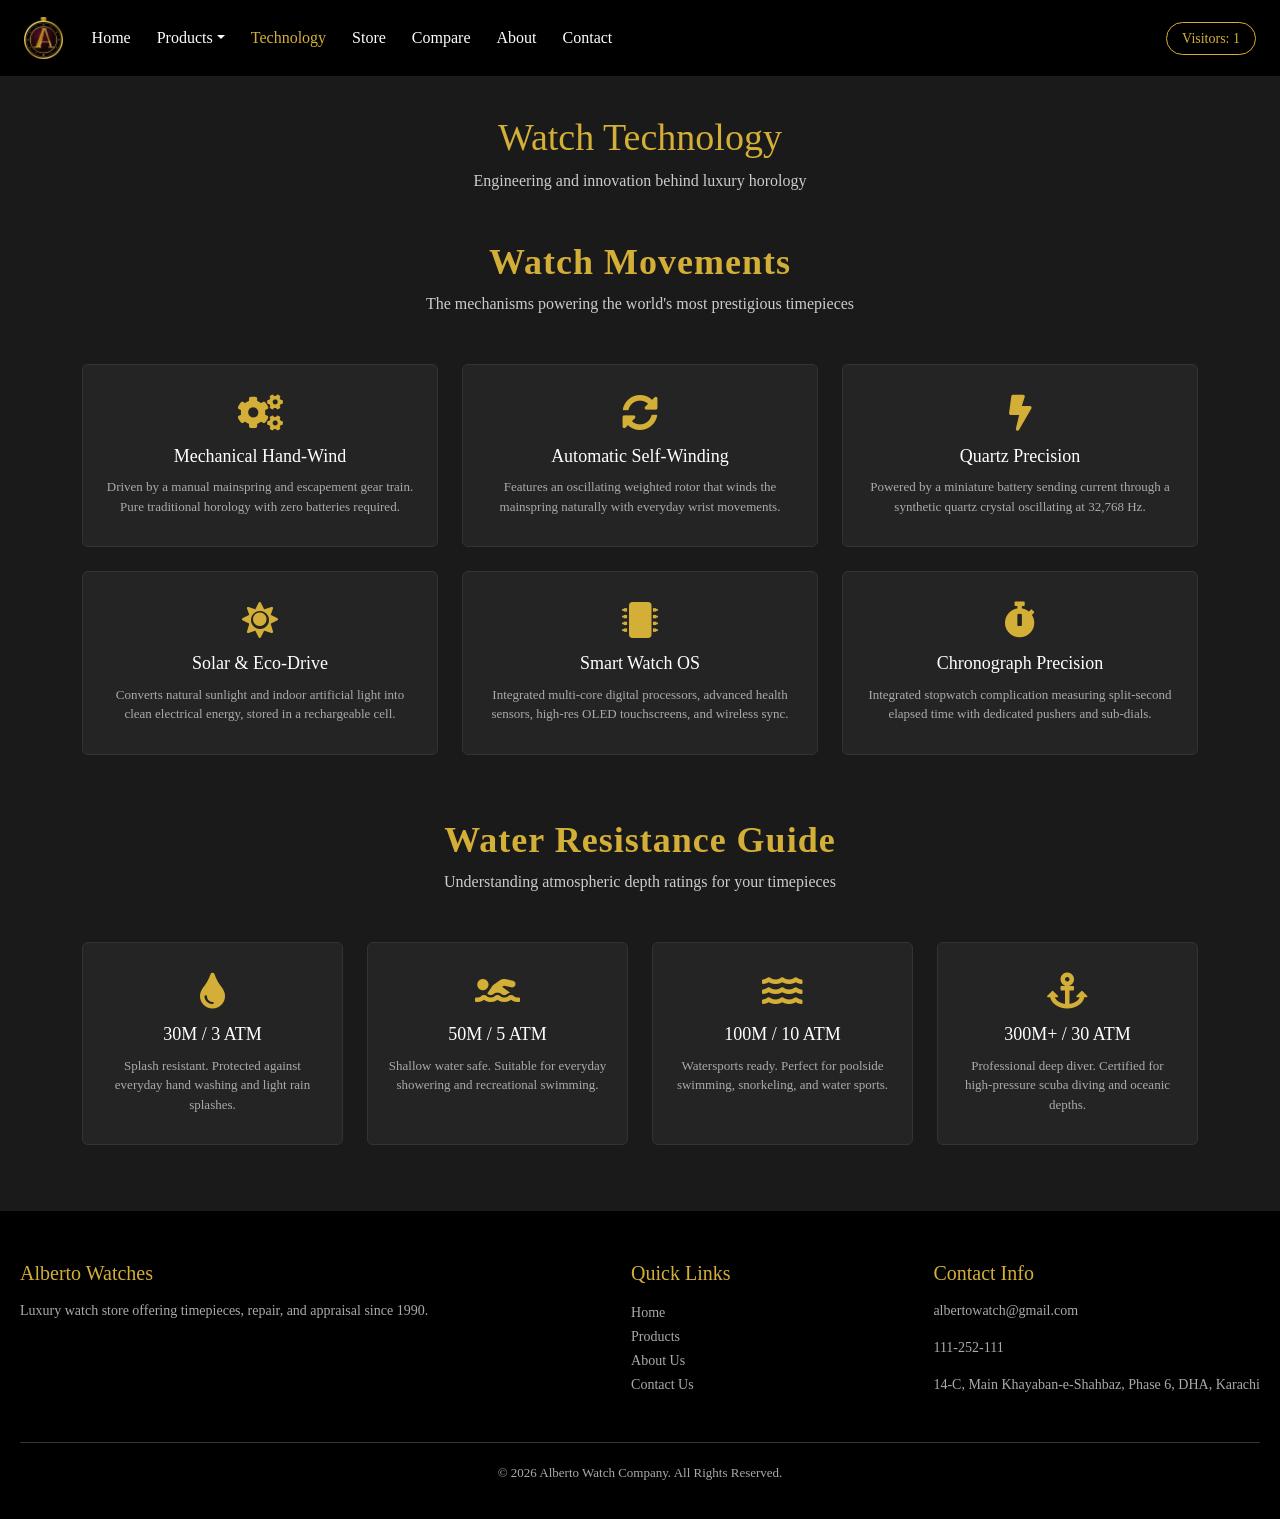
<file: Source Code/Assets/technology.html>
<!DOCTYPE html>
<html lang="en">
<head>
<meta charset="UTF-8">
<meta name="viewport" content="width=device-width, initial-scale=1.0">
<meta http-equiv="X-UA-Compatible" content="ie=edge">
<meta name="Description" content="Alberto Watch Company - Watch Technology"/>
<link rel="stylesheet" href="https://cdnjs.cloudflare.com/ajax/libs/twitter-bootstrap/5.1.0/css/bootstrap.min.css">
<link rel="stylesheet" href="https://cdnjs.cloudflare.com/ajax/libs/font-awesome/5.15.4/css/all.min.css">
<title>Technology</title>
<link rel="stylesheet" href="../style.css">
</head>
<body>
    <nav class="navbar navbar-expand-lg navbar-dark fixed-top">
        <div class="container-fluid">
            <a class="navbar-brand" href="index.html"><img src="Images/logo.png" alt="Logo" class="logo"></a>
            <button class="navbar-toggler" type="button" data-bs-toggle="collapse" data-bs-target="#navbarNav">
                <span class="navbar-toggler-icon"></span>
            </button>
            <div class="collapse navbar-collapse" id="navbarNav">
                <ul class="navbar-nav me-auto">
                    <li class="nav-item">
                        <a class="nav-link" href="index.html">Home</a>
                    </li>
                    <li class="nav-item dropdown">
                        <a class="nav-link dropdown-toggle" href="#" data-bs-toggle="dropdown">Products</a>
                        <ul class="dropdown-menu">
                            <li><a class="dropdown-item" href="product.html?category=vintage">Vintage</a></li>
                            <li><a class="dropdown-item" href="product.html?category=luxury">Luxury</a></li>
                            <li><a class="dropdown-item" href="product.html?category=smart">Smart Watches</a></li>
                        </ul>
                    </li>
                    <li class="nav-item">
                        <a class="nav-link active" href="technology.html">Technology</a>
                    </li>
                    <li class="nav-item">
                        <a class="nav-link" href="store.html">Store</a>
                    </li>
                    <li class="nav-item">
                        <a class="nav-link" href="compare.html">Compare</a>
                    </li>
                    <li class="nav-item">
                        <a class="nav-link" href="about.html">About</a>
                    </li>
                    <li class="nav-item">
                        <a class="nav-link" href="contact.html">Contact</a>
                    </li>
                </ul>
                <div class="visitor-count">
                    <span>Visitors: </span><span id="visitorCount">0</span>
                </div>
            </div>
        </div>
    </nav>

    <div class="head">
        <h1>Watch Technology</h1>
        <p>Engineering and innovation behind luxury horology</p>
    </div>

    <div class="container my-5">
        <div class="text-center mb-5">
            <h2 class="section-title">Watch Movements</h2>
            <p class="section-subtitle">The mechanisms powering the world's most prestigious timepieces</p>
        </div>

        <div class="row g-4">
            <div class="col-md-4">
                <div class="service-box text-center h-100">
                    <i class="fas fa-cogs service-icon"></i>
                    <h4 class="service-title">Mechanical Hand-Wind</h4>
                    <p class="service-text">Driven by a manual mainspring and escapement gear train. Pure traditional horology with zero batteries required.</p>
                </div>
            </div>

            <div class="col-md-4">
                <div class="service-box text-center h-100">
                    <i class="fas fa-sync-alt service-icon"></i>
                    <h4 class="service-title">Automatic Self-Winding</h4>
                    <p class="service-text">Features an oscillating weighted rotor that winds the mainspring naturally with everyday wrist movements.</p>
                </div>
            </div>

            <div class="col-md-4">
                <div class="service-box text-center h-100">
                    <i class="fas fa-bolt service-icon"></i>
                    <h4 class="service-title">Quartz Precision</h4>
                    <p class="service-text">Powered by a miniature battery sending current through a synthetic quartz crystal oscillating at 32,768 Hz.</p>
                </div>
            </div>

            <div class="col-md-4">
                <div class="service-box text-center h-100">
                    <i class="fas fa-sun service-icon"></i>
                    <h4 class="service-title">Solar & Eco-Drive</h4>
                    <p class="service-text">Converts natural sunlight and indoor artificial light into clean electrical energy, stored in a rechargeable cell.</p>
                </div>
            </div>

            <div class="col-md-4">
                <div class="service-box text-center h-100">
                    <i class="fas fa-microchip service-icon"></i>
                    <h4 class="service-title">Smart Watch OS</h4>
                    <p class="service-text">Integrated multi-core digital processors, advanced health sensors, high-res OLED touchscreens, and wireless sync.</p>
                </div>
            </div>

            <div class="col-md-4">
                <div class="service-box text-center h-100">
                    <i class="fas fa-stopwatch service-icon"></i>
                    <h4 class="service-title">Chronograph Precision</h4>
                    <p class="service-text">Integrated stopwatch complication measuring split-second elapsed time with dedicated pushers and sub-dials.</p>
                </div>
            </div>
        </div>
    </div>

    <div class="container my-5 py-3">
        <div class="text-center mb-5">
            <h2 class="section-title">Water Resistance Guide</h2>
            <p class="section-subtitle">Understanding atmospheric depth ratings for your timepieces</p>
        </div>

        <div class="row g-4">
            <div class="col-md-3 col-sm-6">
                <div class="service-box text-center h-100">
                    <i class="fas fa-tint service-icon"></i>
                    <h4 class="service-title">30M / 3 ATM</h4>
                    <p class="service-text">Splash resistant. Protected against everyday hand washing and light rain splashes.</p>
                </div>
            </div>

            <div class="col-md-3 col-sm-6">
                <div class="service-box text-center h-100">
                    <i class="fas fa-swimmer service-icon"></i>
                    <h4 class="service-title">50M / 5 ATM</h4>
                    <p class="service-text">Shallow water safe. Suitable for everyday showering and recreational swimming.</p>
                </div>
            </div>

            <div class="col-md-3 col-sm-6">
                <div class="service-box text-center h-100">
                    <i class="fas fa-water service-icon"></i>
                    <h4 class="service-title">100M / 10 ATM</h4>
                    <p class="service-text">Watersports ready. Perfect for poolside swimming, snorkeling, and water sports.</p>
                </div>
            </div>

            <div class="col-md-3 col-sm-6">
                <div class="service-box text-center h-100">
                    <i class="fas fa-anchor service-icon"></i>
                    <h4 class="service-title">300M+ / 30 ATM</h4>
                    <p class="service-text">Professional deep diver. Certified for high-pressure scuba diving and oceanic depths.</p>
                </div>
            </div>
        </div>
    </div>

    <footer class="foot">
        <div class="fwrap">
            <div class="fbox">
                <h5>Alberto Watches</h5>
                <p>Luxury watch store offering timepieces, repair, and appraisal since 1990.</p>
            </div>
            <div class="fbox">
                <h5>Quick Links</h5>
                <ul>
                    <li><a href="index.html">Home</a></li>
                    <li><a href="product.html">Products</a></li>
                    <li><a href="about.html">About Us</a></li>
                    <li><a href="contact.html">Contact Us</a></li>
                </ul>
            </div>
            <div class="fbox">
                <h5>Contact Info</h5>
                <p>albertowatch@gmail.com</p>
                <p>111-252-111</p>
                <p>14-C, Main Khayaban-e-Shahbaz, Phase 6, DHA, Karachi</p>
            </div>
        </div>
        <p class="fcopy">&copy; 2026 Alberto Watch Company. All Rights Reserved.</p>
    </footer>

<script src="../script.js"></script>
<script src="https://cdnjs.cloudflare.com/ajax/libs/popper.js/2.9.2/umd/popper.min.js"></script>
<script src="https://cdnjs.cloudflare.com/ajax/libs/twitter-bootstrap/5.1.0/js/bootstrap.min.js"></script>
</body>
</html>
</file>
<file: Source Code/style.css>
* {
    margin: 0;
    padding: 0;
    box-sizing: border-box;
}

body {
    background-color: #1a1a1a;
    color: #ffffff;
    font-family: Georgia, serif;
    padding-top: 70px;
}

.navbar {
    background-color: #000000;
    padding: 12px;
}

.navbar .navbar-brand {
    color: #D4AF37;
    font-size: 24px;
    font-weight: bold;
    letter-spacing: 1px;
    display: inline-flex;
    align-items: center;
}

.logo {
    height: 42px;
    width: auto;
}

.navbar .nav-link {
    color: #ffffff;
    margin: 0 5px;
    transition: color 0.3s;
}

.navbar .nav-link:hover {
    color: #F0D060;
}

.navbar .nav-link.active {
    color: #D4AF37;
}

.navbar .dropdown-menu {
    background-color: #000000;
    border: 1px solid #D4AF37;
}

.navbar .dropdown-item {
    color: #ffffff;
}

.navbar .dropdown-item:hover {
    background-color: #800020;
    color: #ffffff;
}

.visitor-count {
    color: #D4AF37;
    font-size: 14px;
    border: 1px solid #D4AF37;
    padding: 5px 15px;
    border-radius: 20px;
}

.carousel-item {
    height: 90vh;
    overflow: hidden;
}

.carousel-item img {
    height: 100%;
    object-fit: cover;
}

.carousel-caption {
    bottom: 35%;
    left: 8%;
    right: auto;
    text-align: left;
    max-width: 450px;
}

.carousel-caption h2 {
    color: #D4AF37;
    font-size: 45px;
    font-weight: bold;
    letter-spacing: 2px;
}

.carousel-caption p {
    font-size: 18px;
    color: #f1f1f1;
    margin-bottom: 20px;
}

.btn-gold {
    background-color: #D4AF37;
    color: #000000;
    font-weight: bold;
    padding: 10px 25px;
    border-radius: 4px;
    border: none;
    transition: 0.3s;
}

.btn-gold:hover {
    background-color: #800020;
    color: #ffffff;
}

.section-title {
    color: #D4AF37;
    font-size: 36px;
    font-weight: bold;
    letter-spacing: 1px;
}

.section-subtitle {
    color: #cccccc;
    font-size: 16px;
}

.product-card {
    background-color: #242424;
    border: 1px solid #333333;
    transition: 0.3s;
}

.product-card:hover {
    transform: translateY(-5px);
    border-color: #D4AF37;
}

.product-card .card-img-top {
    height: 250px;
    object-fit: cover;
    background-color: #1a1a1a;
}

.product-card .card-title {
    color: Gold;
    font-size: 22px;
    margin-top: 10px;
}

.product-card .card-text {
    color: #bbbbbb;
    font-size: 14px;
    margin-bottom: 20px;
}

.foot {
    background: #000000;
    color: #ffffff;
    padding: 50px 20px 20px 20px;
    margin-top: 50px;
}

.fwrap {
    display: flex;
    justify-content: space-between;
    gap: 30px;
}

.fbox h5 {
    color: #D4AF37;
    margin-bottom: 15px;
}

.fbox p {
    color: #aaaaaa;
    font-size: 14px;
}

.fbox ul {
    list-style: none;
    padding: 0;
}

.fbox ul li a {
    color: #aaaaaa;
    text-decoration: none;
    font-size: 14px;
}

.fbox ul li a:hover {
    color: #D4AF37;
}

.fcopy {
    text-align: center;
    color: #aaaaaa;
    font-size: 13px;
    margin-top: 30px;
    padding-top: 20px;
    border-top: 1px solid #333333;
}

.ticker-bar {
    position: fixed;
    bottom: 0;
    left: 0;
    width: 100%;
    background-color: #000000;
    border-top: 1px solid #D4AF37;
    color: #D4AF37;
    font-size: 13px;
    padding: 6px 0;
    overflow: hidden;
    white-space: nowrap;
    z-index: 1000;
}

.ticker-text {
    display: inline-block;
    padding-left: 100%;
    animation: scrollTicker 25s linear infinite;
}

@keyframes scrollTicker {
    0% {
        transform: translateX(0);
    }
    100% {
        transform: translateX(-100%);
    }
}

.service-box {
    background-color: #242424;
    border: 1px solid #333333;
    padding: 30px 20px;
    border-radius: 6px;
    transition: 0.3s;
}

.service-box:hover {
    border-color: #D4AF37;
    transform: translateY(-5px);
}

.service-icon {
    font-size: 36px;
    color: #D4AF37;
    margin-bottom: 15px;
}

.service-title {
    color: #ffffff;
    font-size: 18px;
    margin-bottom: 10px;
}

.service-text {
    color: #aaaaaa;
    font-size: 13px;
    margin: 0;
}

.filter-btn {
    background-color: #242424;
    color: #ffffff;
    border: 1px solid #444444;
    padding: 8px 22px;
    margin: 4px;
    border-radius: 4px;
    cursor: pointer;
    transition: 0.3s;
}

.filter-btn:hover {
    background-color: #D4AF37;
    color: #000000;
    border-color: #D4AF37;
}

.active-filter {
    background-color: #D4AF37;
    color: #000000;
    border-color: #D4AF37;
}

.watch-brand {
    color: #800020;
    font-size: 13px;
    font-weight: bold;
    letter-spacing: 1px;
    text-transform: uppercase;
}

.watch-price {
    color: #D4AF37;
    font-size: 20px;
    font-weight: bold;
}

.modal-overlay {
    display: none;
    position: fixed;
    top: 0;
    left: 0;
    width: 100%;
    height: 100%;
    background-color: rgba(0, 0, 0, 0.85);
    z-index: 9999;
    justify-content: center;
    align-items: center;
}

.modal-overlay.show {
    display: flex;
}

.modal-box {
    background-color: #1a1a1a;
    border: 1px solid #D4AF37;
    border-radius: 8px;
    padding: 30px;
    max-width: 750px;
    width: 90%;
    position: relative;
}

.modal-close {
    position: absolute;
    top: 12px;
    right: 15px;
    background: none;
    border: none;
    color: #D4AF37;
    font-size: 20px;
    cursor: pointer;
}

.modal-body {
    display: flex;
    gap: 25px;
    align-items: center;
}

.modal-img {
    width: 250px;
    height: 250px;
    object-fit: cover;
    border-radius: 6px;
    border: 1px solid #333333;
}

.modal-info {
    text-align: left;
}

.modal-info h3 {
    color: #D4AF37;
    font-size: 24px;
    margin-bottom: 5px;
}

.modal-info .mprice {
    color: #ffffff;
    font-size: 20px;
    margin-bottom: 15px;
}

.modal-info p {
    color: #cccccc;
    font-size: 14px;
    margin-bottom: 8px;
}

.modal-info strong {
    color: #D4AF37;
}

@media (max-width: 600px) {
    .modal-body {
        flex-direction: column;
        text-align: center;
    }
    .modal-info {
        text-align: center;
    }
}

.about-tag {
    color: #800020;
    font-size: 13px;
    font-weight: bold;
    letter-spacing: 2px;
}

.about-heading {
    color: #D4AF37;
    font-size: 34px;
    font-weight: bold;
}

.about-desc {
    color: #cccccc;
    font-size: 15px;
    line-height: 1.7;
}

.stat-box {
    background-color: #242424;
    border: 1px solid #333333;
    padding: 12px 5px;
    border-radius: 5px;
}

.stat-box h3 {
    color: #D4AF37;
    font-size: 24px;
    font-weight: bold;
    margin: 0;
}

.stat-box p {
    color: #888888;
    font-size: 12px;
    margin: 5px;
}

.about-img-box img {
    border: 2px solid #D4AF37;
    max-height: 420px;
    width: 100%;
    object-fit: cover;
}

.head {
    text-align: center;
    padding-top: 45px;
    padding-bottom: 0px;
}

.head h1 {
    color: #D4AF37;
    font-size: 38px;
}

.head p {
    color: #cccccc;
    font-size: 16px;
}

.tabs {
    text-align: center;
    margin-bottom: 30px;
}

.tabs button {
    background-color: #242424;
    color: #ffffff;
    border: 1px solid #444444;
    padding: 8px 18px;
    margin: 5px;
    border-radius: 4px;
    cursor: pointer;
}

.tabs button:hover,
.tabs button.active {
    background-color: #D4AF37;
    color: #000000;
}

.grid {
    display: flex;
    flex-wrap: wrap;
    justify-content: center;
    max-width: 1100px;
    margin: 0 auto;
}

.box {
    background-color: #242424;
    border: 1px solid #333333;
    width: 320px;
    margin: 15px;
    padding: 15px;
    text-align: center;
    border-radius: 5px;
    transition: 0.3s;
}

.box:hover {
    transform: translateY(-5px);
    border-color: #D4AF37;
}

.box img {
    width: 100%;
    height: 250px;
    object-fit: cover;
    border-radius: 4px;
}

.box h3 {
    color: #D4AF37;
    margin-top: 15px;
    font-size: 20px;
}

.box .price {
    color: #ffffff;
    font-size: 18px;
    margin: 10px 0;
}

.box button {
    background-color: #800020;
    color: #ffffff;
    border: none;
    padding: 8px 20px;
    border-radius: 4px;
    cursor: pointer;
}

.box button:hover {
    background-color: #D4AF37;
    color: #000000;
}

.cbox {
    background-color: #242424;
    border: 1px solid #333333;
    padding: 30px;
    border-radius: 6px;
}

.cbox h3 {
    color: #D4AF37;
    margin-bottom: 20px;
    font-size: 22px;
}

.cbox label {
    color: #cccccc;
    font-size: 14px;
    margin-bottom: 5px;
}

.cinp {
    background-color: #1a1a1a;
    border: 1px solid #444444;
    color: #ffffff;
    border-radius: 4px;
}

textarea.cinp {
    resize: none;
}

.cinp:focus {
    background-color: #1a1a1a;
    border-color: #D4AF37;
    color: #ffffff;
    box-shadow: none;
}

.citem {
    display: flex;
    gap: 15px;
    margin-bottom: 20px;
    align-items: flex-start;
}

.citem i {
    color: #D4AF37;
    font-size: 20px;
    margin-top: 4px;
}

.citem h5 {
    color: #ffffff;
    font-size: 15px;
    margin-bottom: 2px;
}

.citem p {
    color: #aaaaaa;
    font-size: 13px;
    margin: 0;
}

.cmap iframe {
    border: 1px solid #333333;
    border-radius: 6px;
}
</file>
